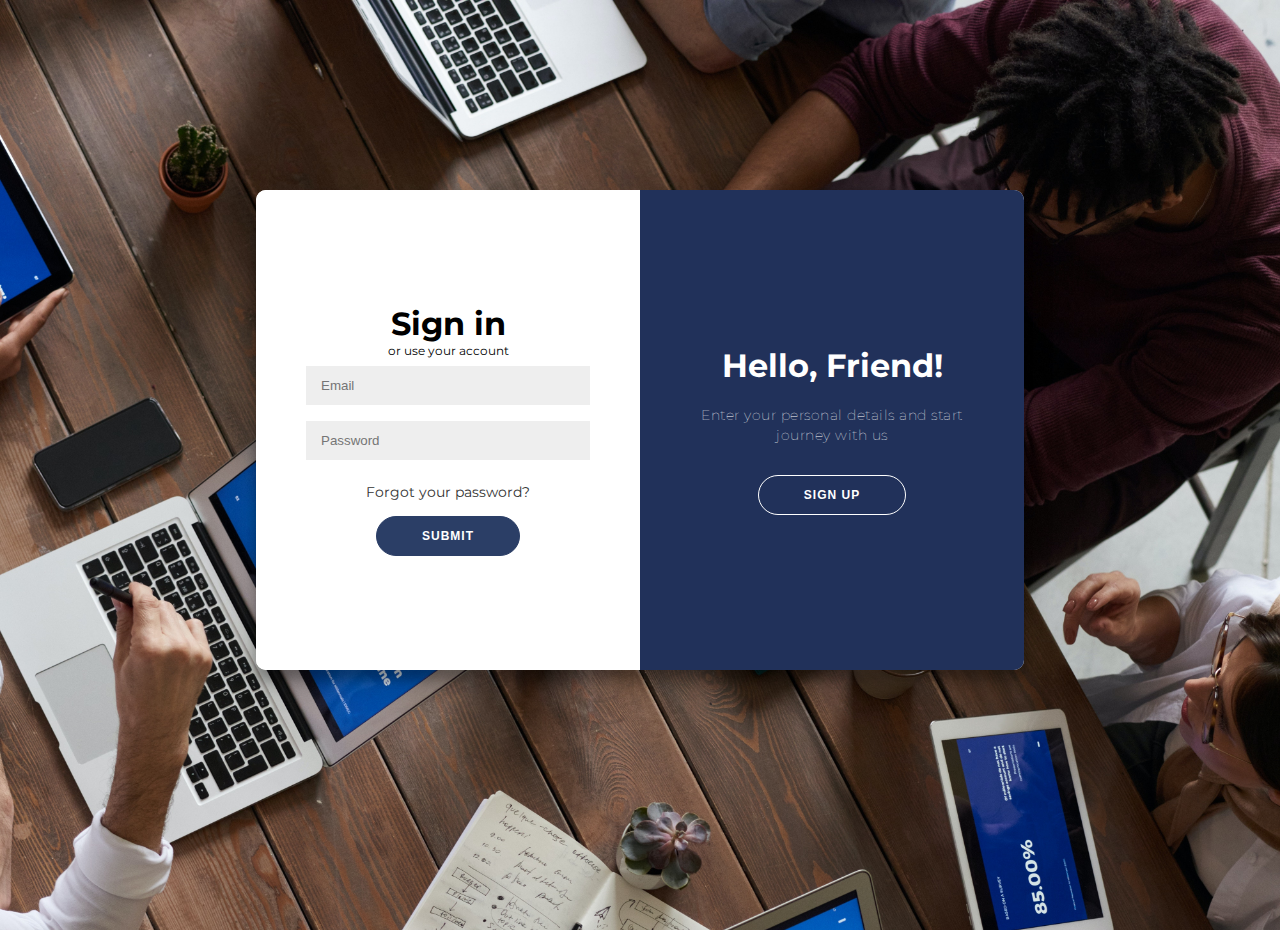
<file: signUp.html>
<!DOCTYPE html>
<html lang="en">
<head>
	<meta charset="UTF-8">
	<meta http-equiv="X-UA-Compatible" content="IE=edge">
	<meta name="viewport" content="width=device-width, initial-scale=1.0">
	<title>Document</title>
	<link rel="stylesheet" href="./signUp.css">
	<link rel="icon" href="./image/HAMD.png" type="image/icon type">
</head>
<body>
	<div class="container" id="container">
		<div class="form-container sign-up-container">
 
			<!-- START for create account -->

			<form action="#">
				<h1>Create Account</h1>
<span>or use your email for registration</span>
<input  id="username" type="text" placeholder="Name" />
<input  id="email" type="email" placeholder="Email" />
<input  id="pass" type="password" placeholder="Password" />
<!-- <input  id="pass2" type="password" placeholder="RePassword" /> -->
<p id="validp"> </p>
<button  class="submitSginUp" onclick="checkData()">submit </button>
</form>
		</div>
		<!-- End For Creat Your Acount  -->

		<!-- start fo Sign iN  -->
		<div class="form-container sign-in-container">
			
			<form>
				<h1>Sign in</h1>
				<span>or use your account</span>
				<input id="email2" type="email" placeholder="Email" />
				<input id="pass2" type="password" placeholder="Password" />
				<a href="#">Forgot your password?</a>
				<button  class="submitSginip" onclick="compareData()" type="submit">submit </button>
			</form>
		</div>
		<div class="overlay-container">
			<div class="overlay">
				<div class="overlay-panel overlay-left">
					<h1>Welcome Back!</h1>
					<p>To keep connected with us please login with your personal info</p>
					<button class="ghost" id="signIn">Sign In</button>
				</div>
				<div class="overlay-panel overlay-right">
					<h1>Hello, Friend!</h1>
					<p>Enter your personal details and start journey with us</p>
					<button class="ghost" id="signUp">Sign Up</button>
				</div>
			</div>
		</div>
	</div>

<script>
	
	// function for check data
  function checkData()

  {
	let arrayRej=JSON.parse(localStorage.getItem("infoUser"))||[];
	let objRej={};
	let checkErr=0;

	let checkName =document.getElementById("username").value;
	let checkEmail =document.getElementById("email").value;
	let checkPassword =document.getElementById("pass").value;
     
	// let checkPassword2 =document.getElementById("pass2").value;
        //  console.log(checkName);
        //  console.log(checkEmail);
        //  console.log(checkPassword);
        //  console.log(checkPassword2);
		
		try{
			if(!checkName.match(/^[a-z ,.'-]+$/i) ) throw "name for information"
			if(!checkPassword.match( /^((?=.*[a-z])(?=.*[A-Z])(?=.*[0-9]))/)  ) throw "pas for information"
			if(!checkEmail.match("^[a-zA-Z0-9+_.-]+@[a-zA-Z0-9.-]+$")) throw "email for information"
		}
		catch(error){
		checkErr++;
         let err=document.getElementById("validp");
		 err.innerHTML=error;
		}
	 
		// let gg= 
		if(checkErr==0)
		{  
			objRej={
		Name:checkName,
		Email:checkEmail,
		Password:checkPassword
	  }
	  arrayRej.push(objRej);
	  console.log(arrayRej);
	  localStorage.setItem("infoUser",JSON.stringify(arrayRej));
    //   gg()
	// 	}
	// 	function gg(){
	// 		console.log("gg");
    //    return window.location.href='https://www.google.com/';
	// 	}
		
  } 
  }
// function for compaire  

function compareData()
{
	let arrayCombare=JSON.parse(localStorage.getItem("infoUser"))|| [];
	let email2=document.getElementById("email2");
	let pass2=document.getElementById("pass2");
    localStorage.setItem("NewEmail",email2.value );
    localStorage.setItem("NewPass",pass2.value );
	
    
	arrayCombare.map (e =>{ 
		console.log(e.Email);

		if(e.Email==email2.value && e.Password==pass2.value)
		{

		window.location=("home.html");
			
		}
		        
		else  {
			console.log("soory");
			
		}
		event.preventDefault();
	})
}

</script>
   

	<script src="./signUp.js"></script>
</body>
</html>
</file>
<file: signUp.css>
@import url('https://fonts.googleapis.com/css?family=Montserrat:400,800');

* {
	box-sizing: border-box;
}

body {
	background-image: url('./image/Login.jpg');
	background-size: cover;
	display: flex;
	justify-content: center;
	align-items: center;
	flex-direction: column;
	font-family: 'Montserrat', sans-serif;
	height: 100vh;
	margin: -20px 0 50px;
}

h1 {
	font-weight: bold;
	margin: 0;
}

h2 {
	text-align: center;
}

p {
	font-size: 14px;
	font-weight: 100;
	line-height: 20px;
	letter-spacing: 0.5px;
	margin: 20px 0 30px;
}

span {
	font-size: 12px;
}

a {
	color: #333;
	font-size: 14px;
	text-decoration: none;
	margin: 15px 0;
}

button , #mah , .mm {
	border-radius: 20px;
	border: 1px solid #2b3e66;
	background-color: #2b3e66;
	color: #FFFFFF;
	font-size: 12px;
	font-weight: bold;
	padding: 12px 45px;
	letter-spacing: 1px;
	text-transform: uppercase;
	transition: transform 80ms ease-in;
}

button:active {
	transform: scale(0.95);
}

button:focus {
	outline: none;
}

button.ghost {
	background-color: transparent;
	border-color: #FFFFFF;
}

form {
	background-color: #FFFFFF;
	display: flex;
	align-items: center;
	justify-content: center;
	flex-direction: column;
	padding: 0 50px;
	height: 100%;
	text-align: center;
}

input {
	background-color: #eee;
	border: none;
	padding: 12px 15px;
	margin: 8px 0;
	width: 100%;
}

.container {
	background-color: #fff;
	border-radius: 10px;
  	box-shadow: 0 14px 28px rgba(0,0,0,0.25), 
			0 10px 10px rgba(0,0,0,0.22);
	position: relative;
	overflow: hidden;
	width: 768px;
	max-width: 100%;
	min-height: 480px;
}

.form-container {
	position: absolute;
	top: 0;
	height: 100%;
	transition: all 0.6s ease-in-out;
}

.sign-in-container {
	left: 0;
	width: 50%;
	z-index: 2;
}

.container.right-panel-active .sign-in-container {
	transform: translateX(100%);
}

.sign-up-container {
	left: 0;
	width: 50%;
	opacity: 0;
	z-index: 1;
}

.container.right-panel-active .sign-up-container {
	transform: translateX(100%);
	opacity: 1;
	z-index: 5;
	animation: show 0.6s;
}

@keyframes show {
	0%, 49.99% {
		opacity: 0;
		z-index: 1;
	}
	
	50%, 100% {
		opacity: 1;
		z-index: 5;
	}
}

.overlay-container {
	position: absolute;
	top: 0;
	left: 50%;
	width: 50%;
	height: 100%;
	overflow: hidden;
	transition: transform 0.6s ease-in-out;
	z-index: 100;
}

.container.right-panel-active .overlay-container{
	transform: translateX(-100%);
}

.overlay {
	background: #21315a;
    --linear-grad: linear-gradient(to right, #525f76, #2e4c70);
    --grad-clr1: #2a3241;
    --grad-clr2: #37414e;
	background-repeat: no-repeat;
	background-size: cover;
	background-position: 0 0;
	color: #ffffff;
	position: relative;
	left: -100%;
	height: 100%;
	width: 200%;
  	transform: translateX(0);
	transition: transform 0.6s ease-in-out;
}

.container.right-panel-active .overlay {
  	transform: translateX(50%);
}

.overlay-panel {
	position: absolute;
	display: flex;
	align-items: center;
	justify-content: center;
	flex-direction: column;
	padding: 0 40px;
	text-align: center;
	top: 0;
	height: 100%;
	width: 50%;
	transform: translateX(0);
	transition: transform 0.6s ease-in-out;
}

.overlay-left {
	transform: translateX(-20%);
}

.container.right-panel-active .overlay-left {
	transform: translateX(0);
}

.overlay-right {
	right: 0;
	transform: translateX(0);
}

.container.right-panel-active .overlay-right {
	transform: translateX(20%);
}

.social-container {
	margin: 20px 0;
}

.social-container a {
	border: 1px solid #DDDDDD;
	border-radius: 50%;
	display: inline-flex;
	justify-content: center;
	align-items: center;
	margin: 0 5px;
	height: 40px;
	width: 40px;
}

footer {
    background-color: #222;
    color: #fff;
    font-size: 14px;
    bottom: 0;
    position: fixed;
    left: 0;
    right: 0;
    text-align: center;
    z-index: 999;
}

footer p {
    margin: 10px 0;
}

footer i {
    color: rgb(0, 0, 255);
}

footer a {
    color: #3c97bf;
    text-decoration: none;
}

.LogoS img {
    width : 50px;
    height: 50px;
    border-radius: 100%;
    box-shadow: #21315a 2px 6px 10px;
}

.LogoS {

    padding: 0%;
    margin-top: 3%;
    margin-left: 45%;
}
</file>
